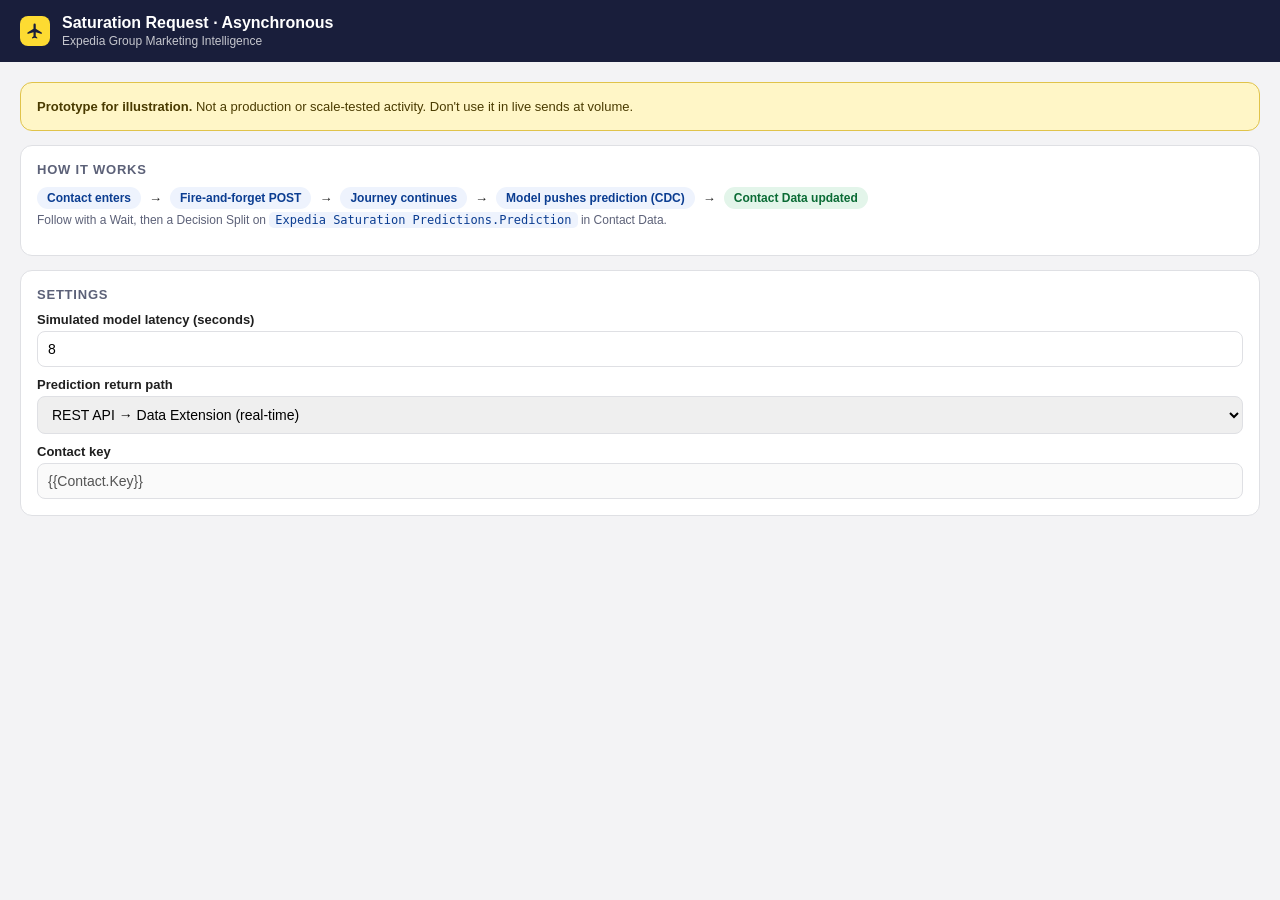
<file: src/public/ca/async/index.html>
<!doctype html><html><head><meta charset="utf-8"><title>Saturation Request (Async)</title><link rel="stylesheet" href="../activity.css"></head>
<body data-kind="async">
<header><div class="mark"><svg viewBox="0 0 24 24" fill="#191e3b"><path d="M21 16v-2l-8-5V3.5a1.5 1.5 0 0 0-3 0V9l-8 5v2l8-2.5V19l-2 1.5V22l3.5-1 3.5 1v-1.5L13 19v-5.5z"/></svg></div><div><h1>Saturation Request · Asynchronous</h1><p>Expedia Group Marketing Intelligence</p></div></header>
<main>
<div class="card proto"><b>Prototype for illustration.</b> Not a production or scale-tested activity. Don't use it in live sends at volume.</div>
<div class="card"><h2>How it works</h2>
<div class="flow"><span class="pill neutral">Contact enters</span>→<span class="pill neutral">Fire-and-forget POST</span>→<span class="pill neutral">Journey continues</span>→<span class="pill neutral">Model pushes prediction (CDC)</span>→<span class="pill send">Contact Data updated</span></div>
<p class="hint">Follow with a Wait, then a Decision Split on <code>Expedia Saturation Predictions.Prediction</code> in Contact Data.</p></div>
<div class="card"><h2>Settings</h2>
<label for="delaySec">Simulated model latency (seconds)</label>
<input id="delaySec" type="number" min="0" max="45" value="8">
<label for="cdcMode">Prediction return path</label>
<select id="cdcMode"><option value="rest">REST API → Data Extension (real-time)</option><option value="s3">S3 file drop → MCE Import (batch)</option><option value="both">Both</option></select>
<label>Contact key</label><input value="{{Contact.Key}}" disabled></div>
</main>
<script src="../postmonger.js"></script><script src="../activity.js"></script></body></html>
</file>
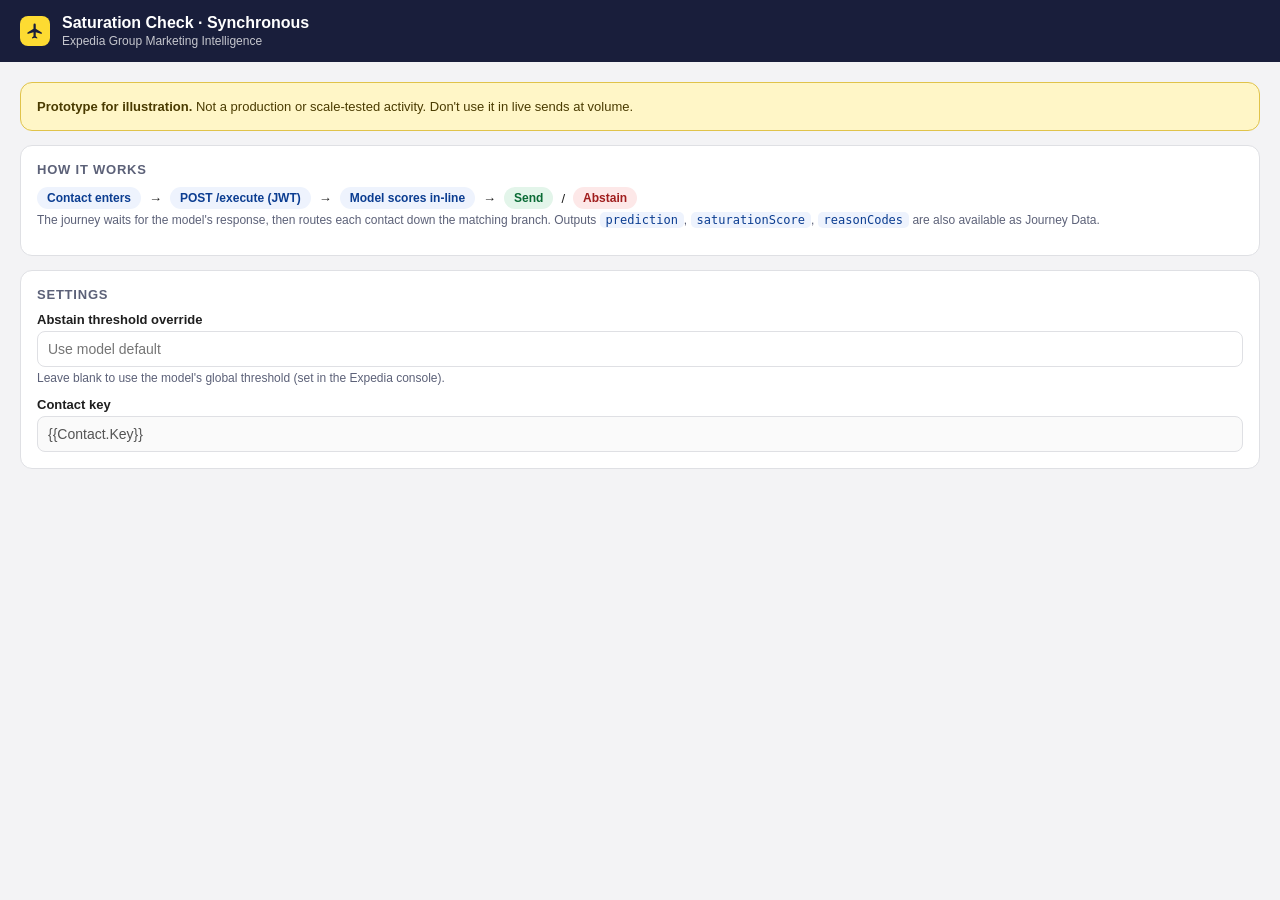
<file: src/public/ca/sync/index.html>
<!doctype html><html><head><meta charset="utf-8"><title>Saturation Check (Sync)</title><link rel="stylesheet" href="../activity.css"></head>
<body data-kind="sync">
<header><div class="mark"><svg viewBox="0 0 24 24" fill="#191e3b"><path d="M21 16v-2l-8-5V3.5a1.5 1.5 0 0 0-3 0V9l-8 5v2l8-2.5V19l-2 1.5V22l3.5-1 3.5 1v-1.5L13 19v-5.5z"/></svg></div><div><h1>Saturation Check · Synchronous</h1><p>Expedia Group Marketing Intelligence</p></div></header>
<main>
<div class="card proto"><b>Prototype for illustration.</b> Not a production or scale-tested activity. Don't use it in live sends at volume.</div>
<div class="card"><h2>How it works</h2>
<div class="flow"><span class="pill neutral">Contact enters</span>→<span class="pill neutral">POST /execute (JWT)</span>→<span class="pill neutral">Model scores in-line</span>→<span class="pill send">Send</span>/<span class="pill abstain">Abstain</span></div>
<p class="hint">The journey waits for the model's response, then routes each contact down the matching branch. Outputs <code>prediction</code>, <code>saturationScore</code>, <code>reasonCodes</code> are also available as Journey Data.</p></div>
<div class="card"><h2>Settings</h2>
<label for="threshold">Abstain threshold override</label>
<input id="threshold" type="number" min="0" max="1" step="0.01" placeholder="Use model default">
<p class="hint">Leave blank to use the model's global threshold (set in the Expedia console).</p>
<label>Contact key</label><input value="{{Contact.Key}}" disabled></div>
</main>
<script src="../postmonger.js"></script><script src="../activity.js"></script></body></html>
</file>
<file: src/public/ca/activity.css>
:root{--navy:#191e3b;--blue:#1668e3;--yellow:#fddb32;--ink:#1f1f1f;--muted:#5c6178;--line:#dfe0e4;--bg:#f3f3f5}
*{box-sizing:border-box}body{margin:0;font-family:-apple-system,BlinkMacSystemFont,"Segoe UI",Roboto,Helvetica,Arial,sans-serif;color:var(--ink);background:var(--bg)}
header{background:var(--navy);color:#fff;padding:14px 20px;display:flex;align-items:center;gap:12px}
.mark{width:30px;height:30px;border-radius:8px;background:var(--yellow);display:grid;place-items:center}
.mark svg{width:18px;height:18px}
header h1{font-size:16px;margin:0;font-weight:600}header p{margin:2px 0 0;font-size:12px;opacity:.75}
main{padding:20px;display:grid;gap:14px}
.card{background:#fff;border:1px solid var(--line);border-radius:12px;padding:16px}
.card h2{font-size:13px;text-transform:uppercase;letter-spacing:.06em;color:var(--muted);margin:0 0 10px}
label{display:block;font-size:13px;font-weight:600;margin:10px 0 4px}
input,select{width:100%;padding:9px 10px;border:1px solid var(--line);border-radius:8px;font-size:14px}
.hint{font-size:12px;color:var(--muted);margin-top:4px}
code{background:#eef3fd;color:#0b3d91;padding:1px 6px;border-radius:5px;font-size:12px}
.flow{display:flex;gap:8px;align-items:center;font-size:13px;flex-wrap:wrap}
.pill{border-radius:999px;padding:4px 10px;font-weight:600;font-size:12px}
.send{background:#e3f5ea;color:#0a6b35}.abstain{background:#fde8e8;color:#a01d1d}.neutral{background:#eef3fd;color:#0b3d91}
.proto{background:#fff6c7;border-color:#e0c34a;font-size:13px;color:#4a3b00}
</file>
